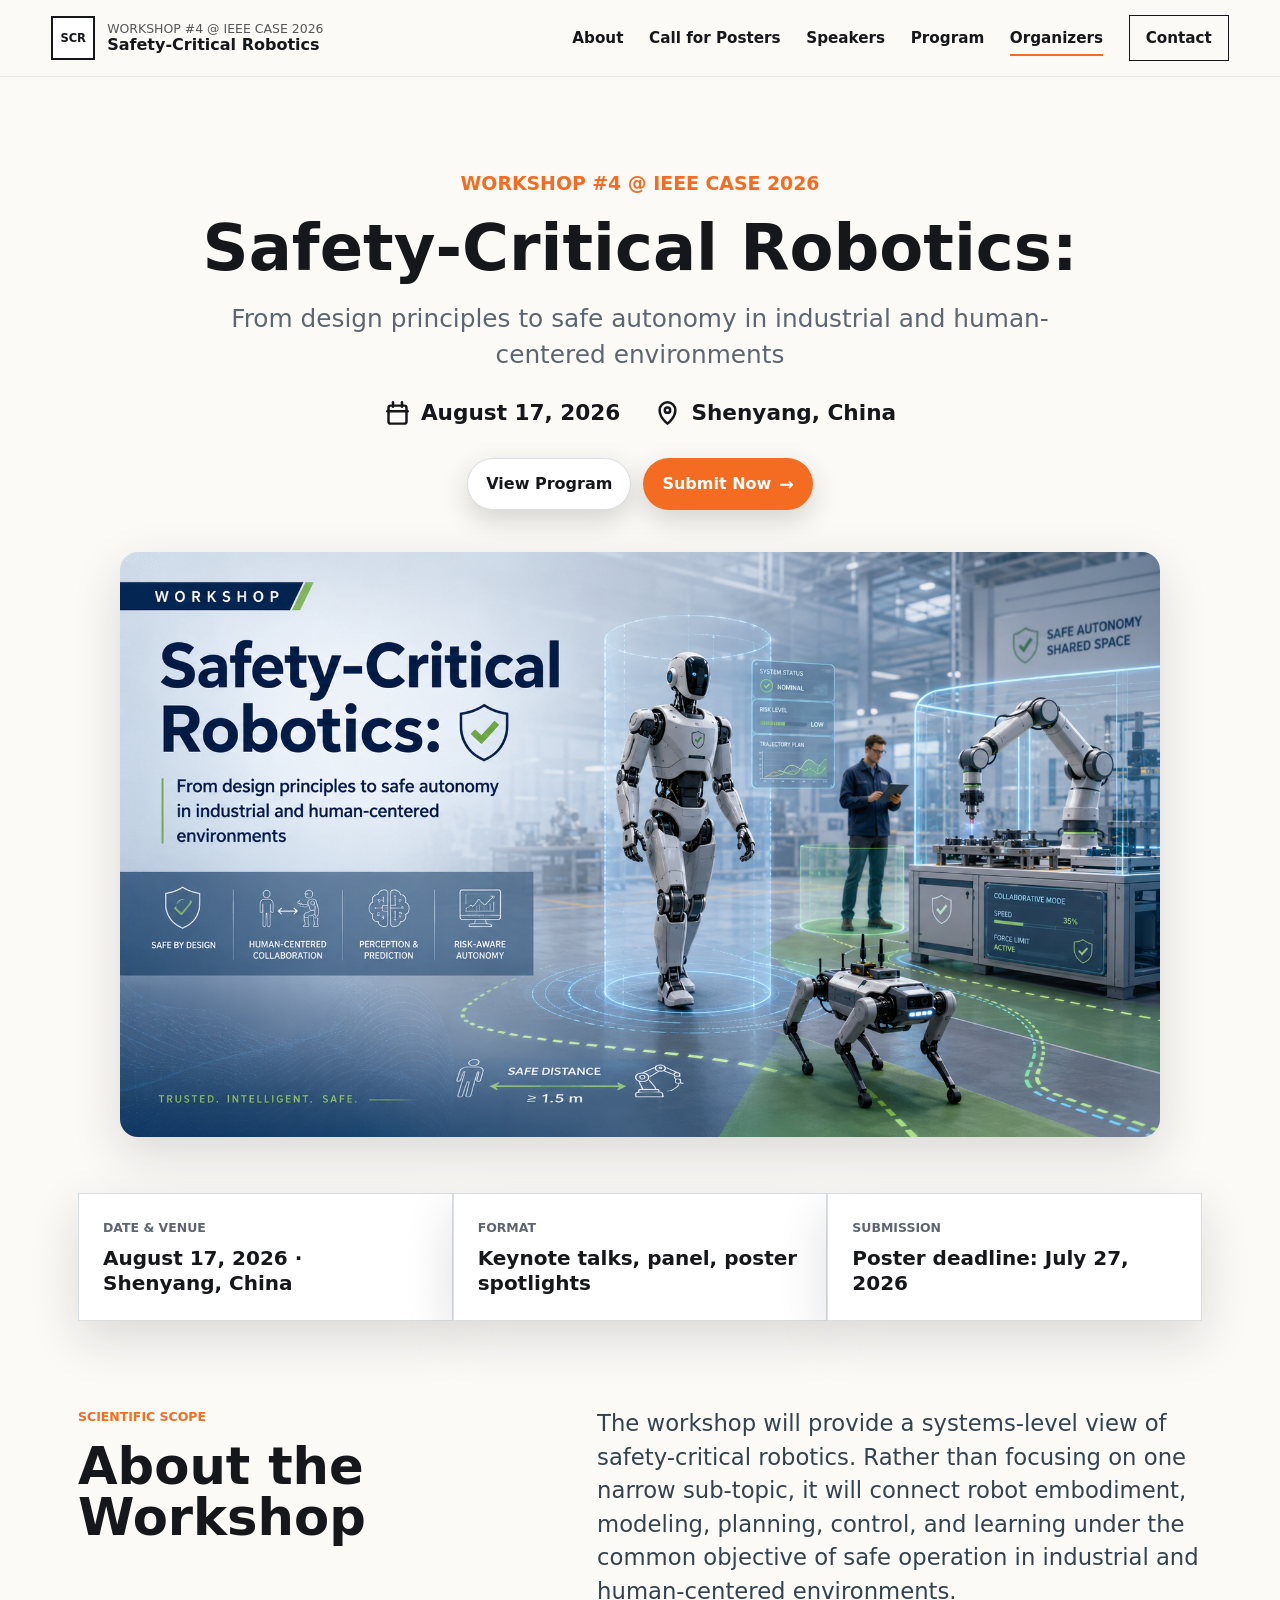
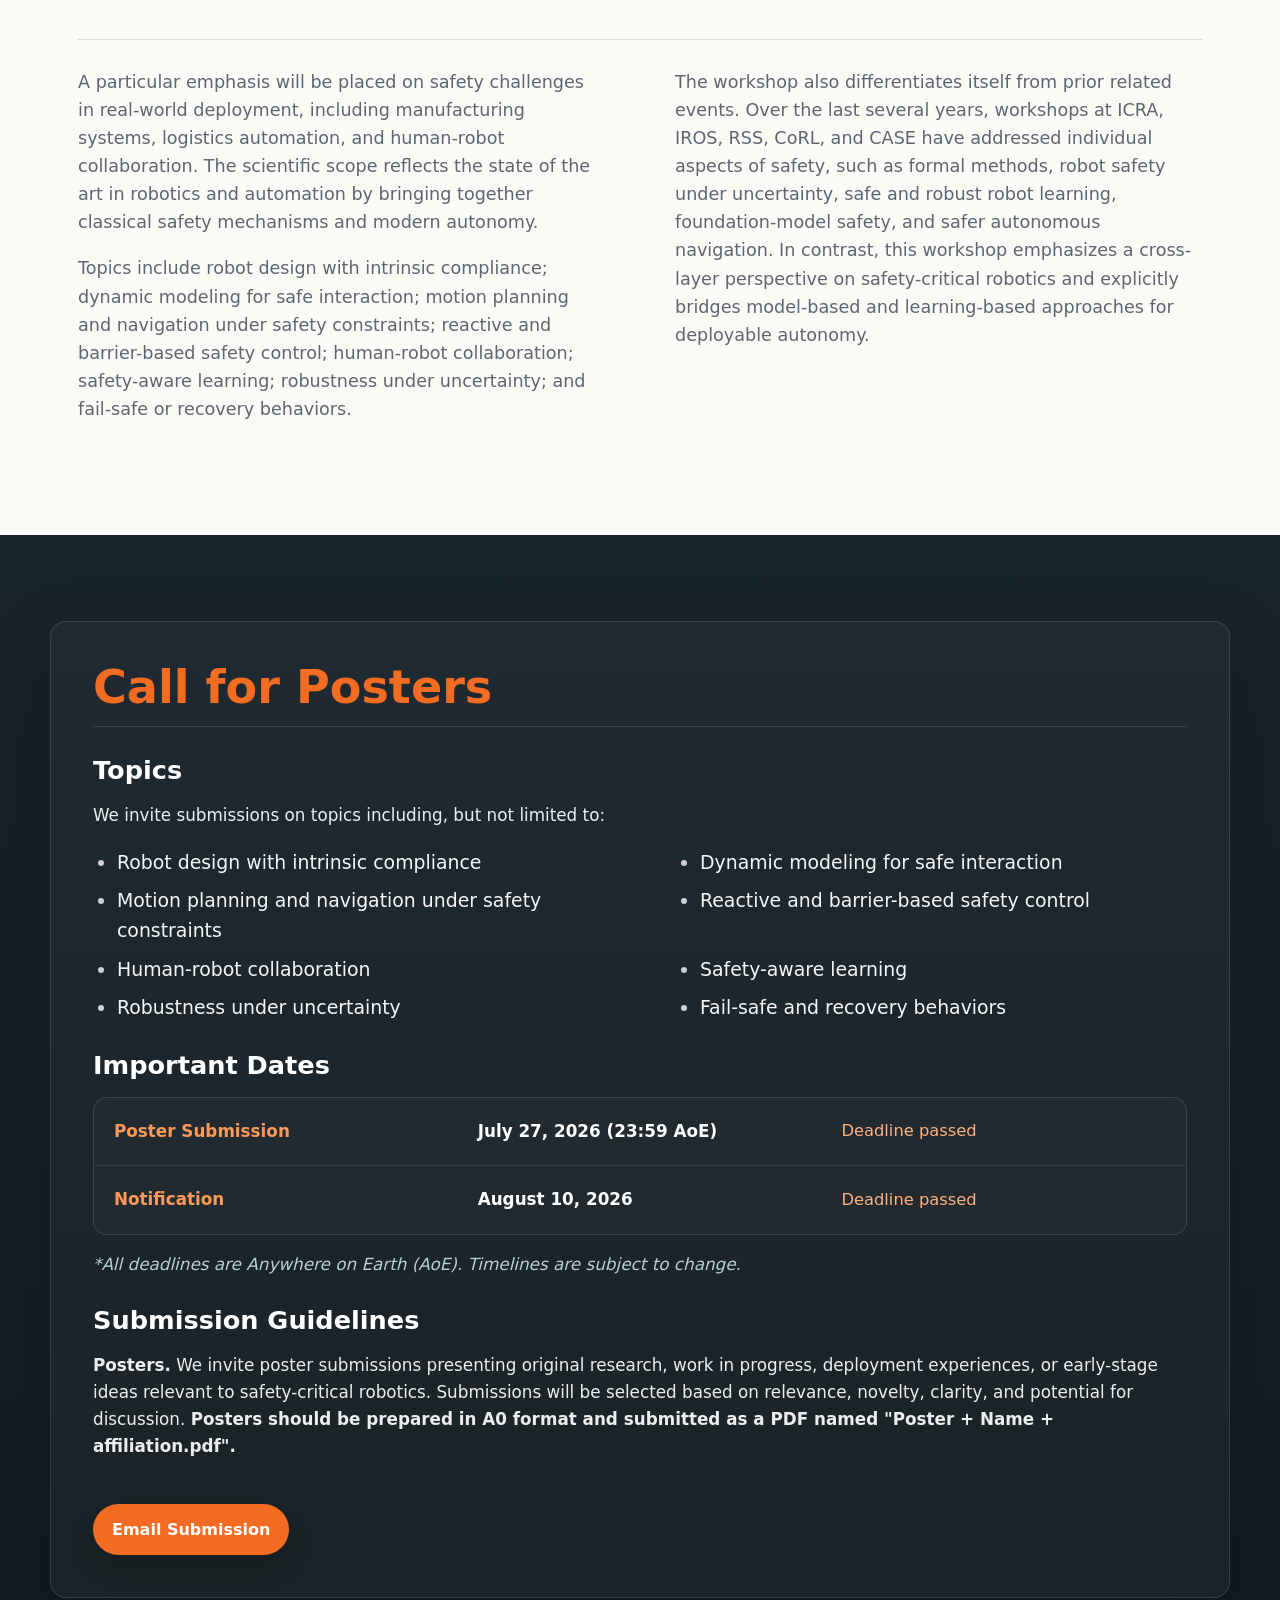
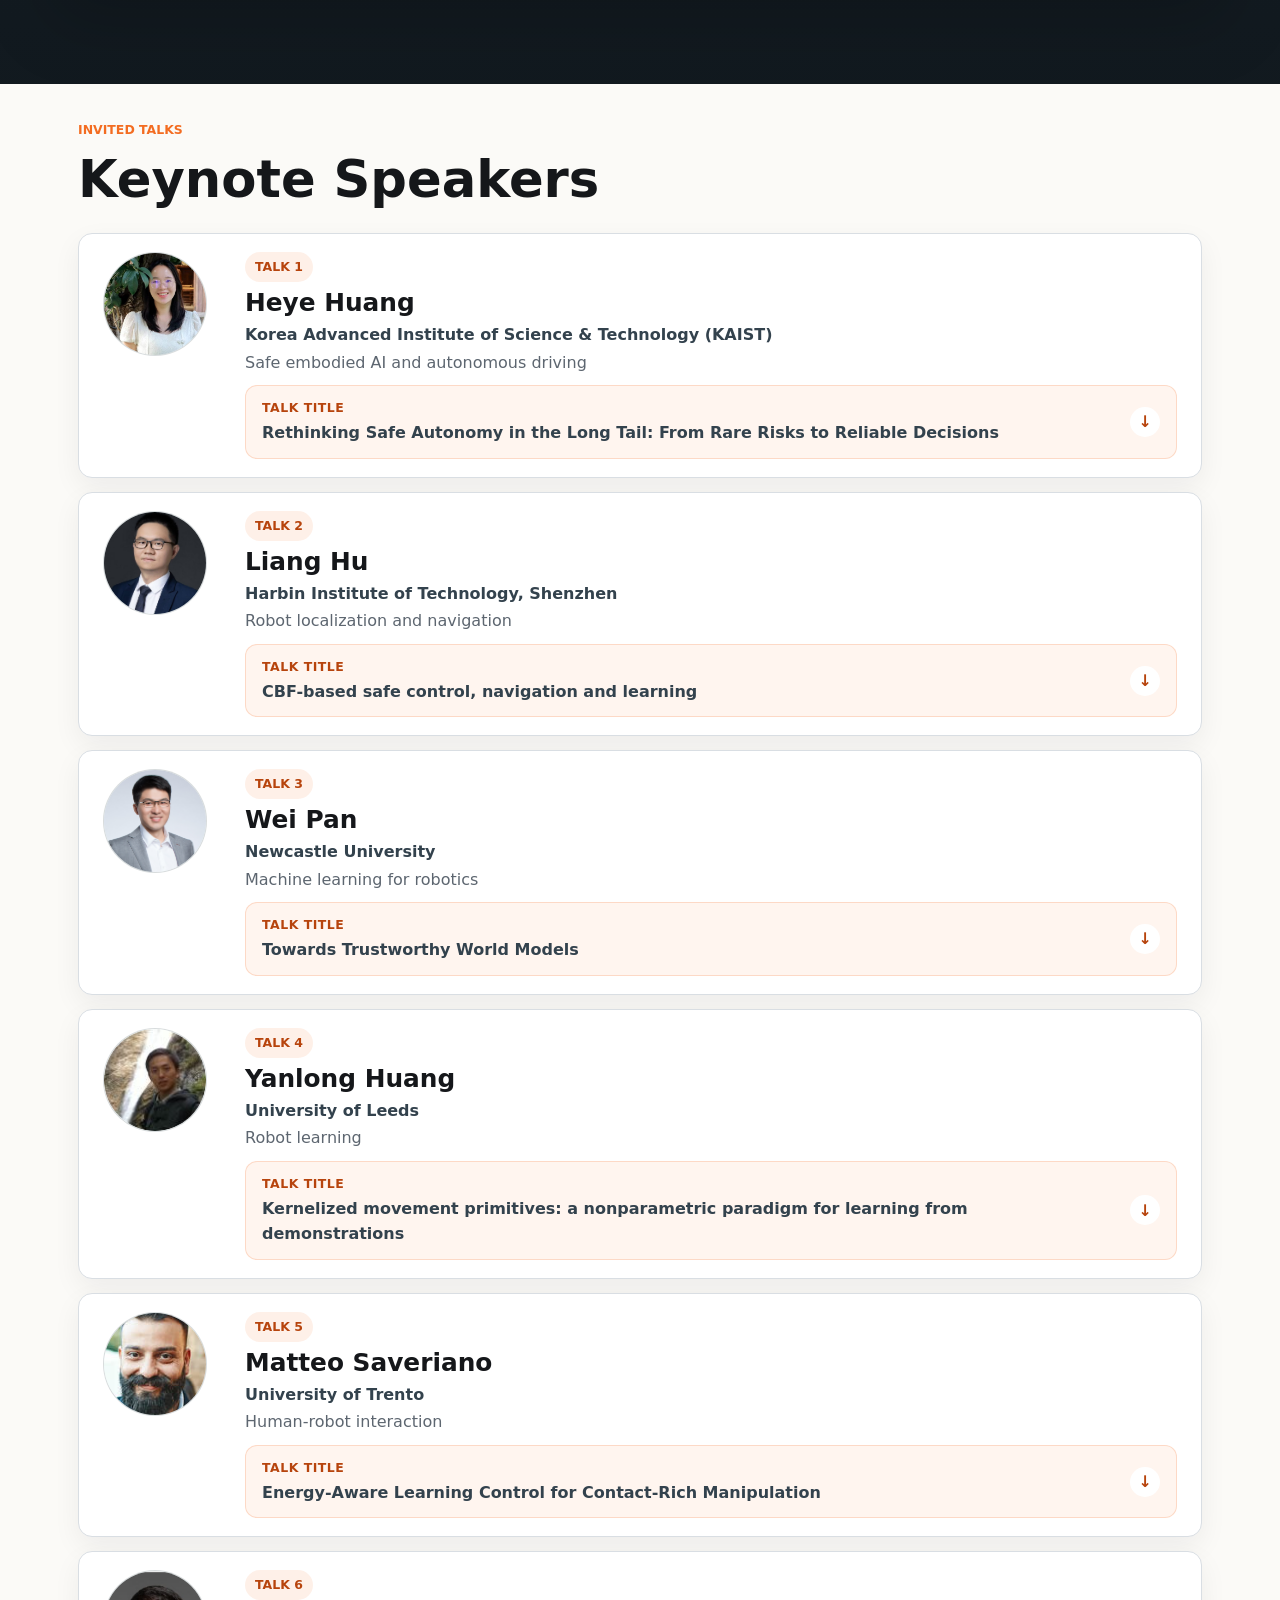
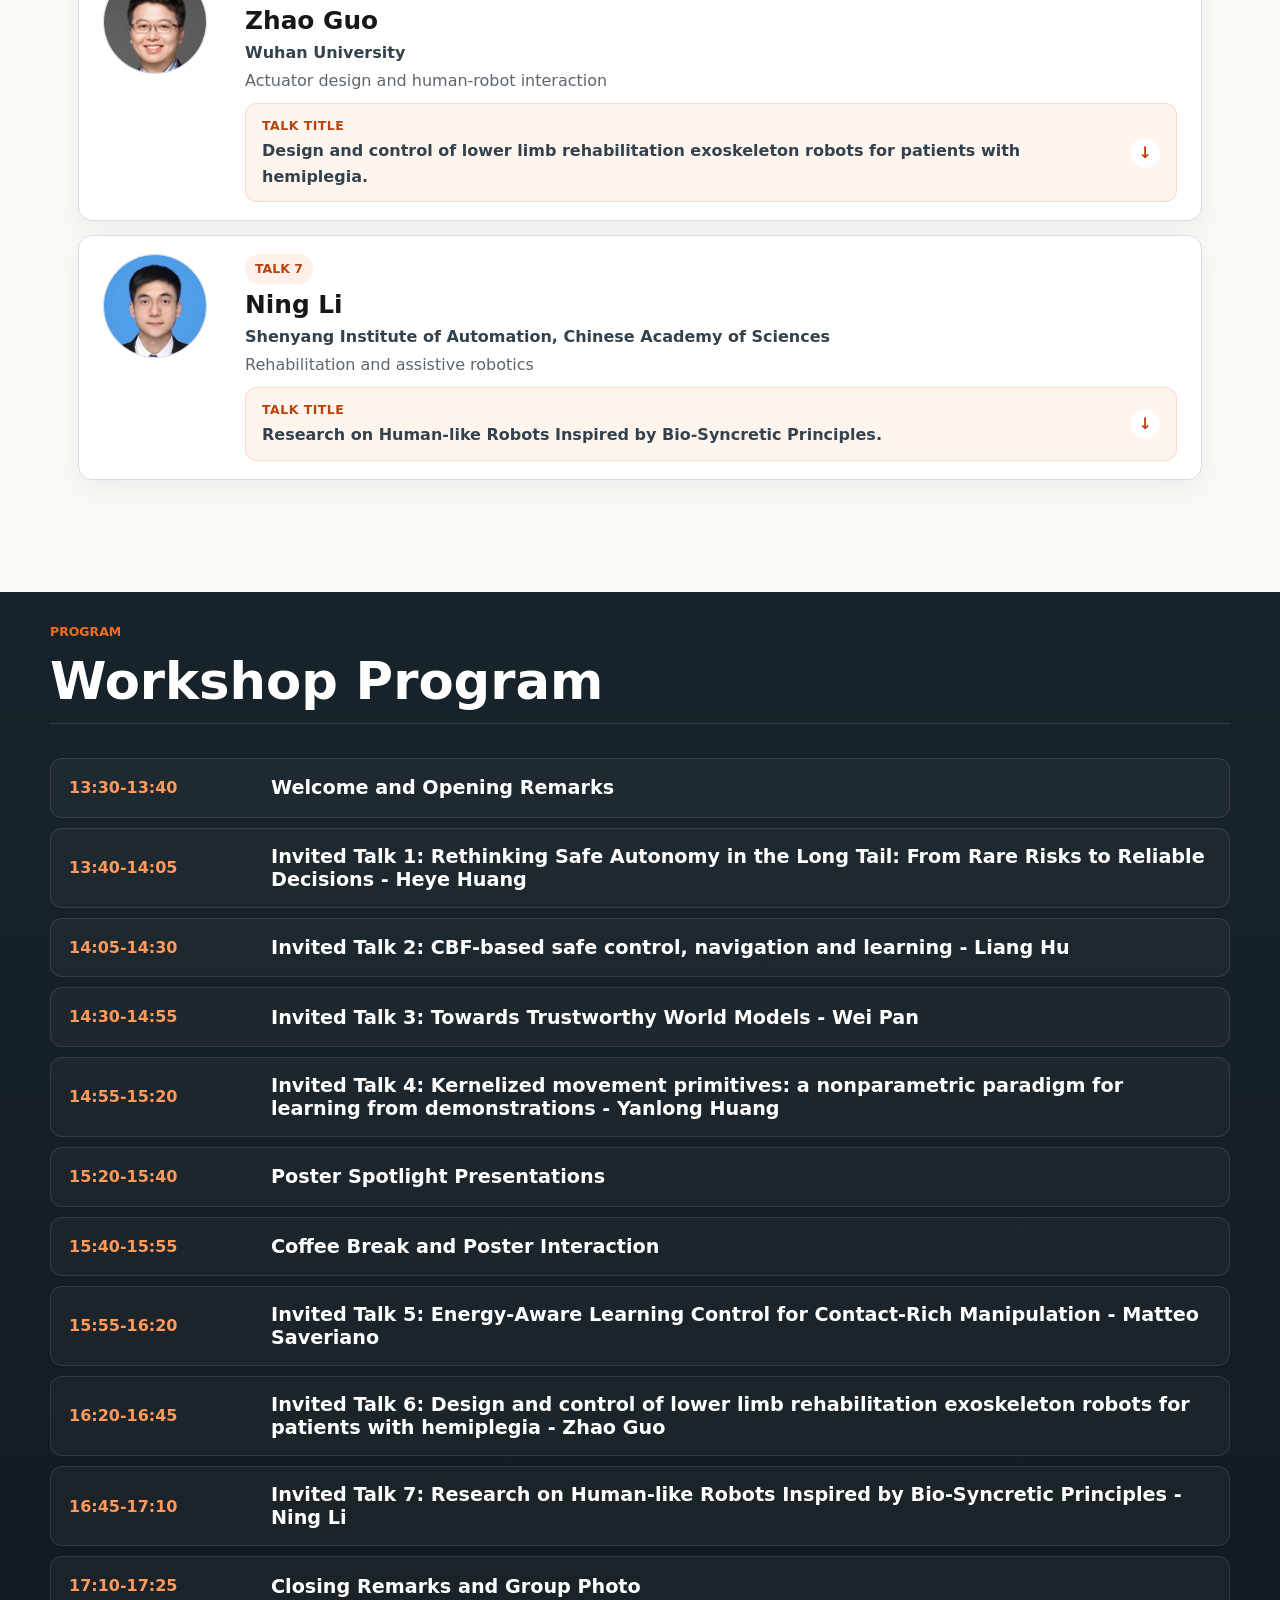
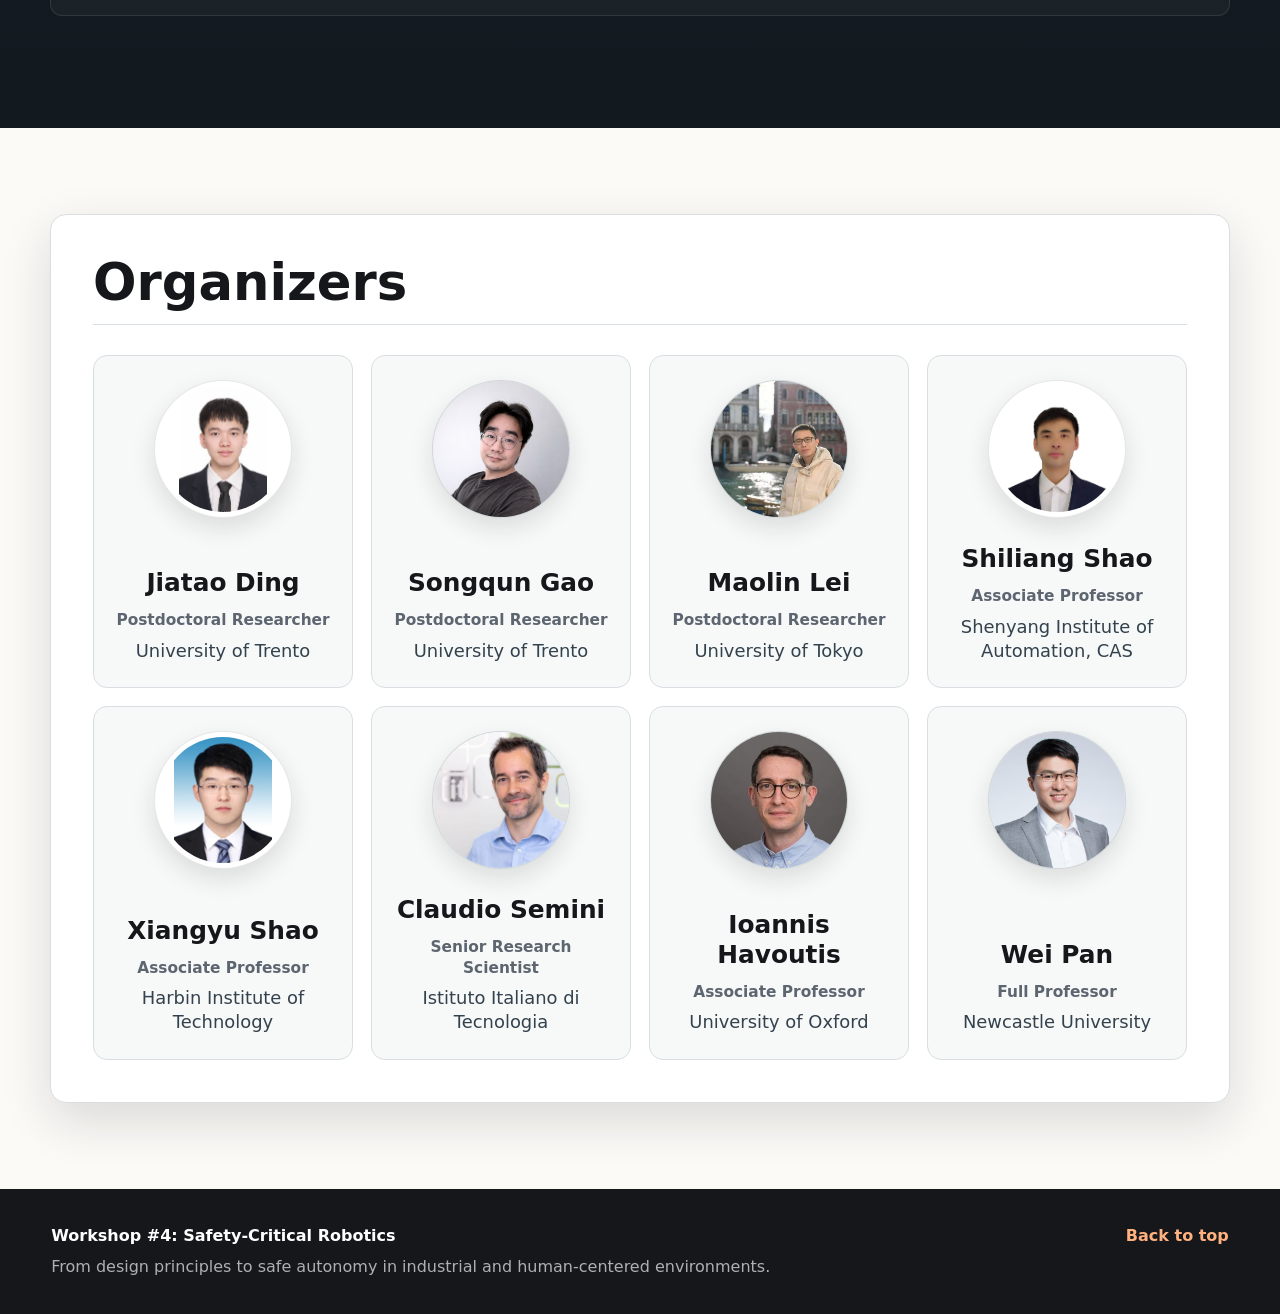
<file: index.html>
﻿<!doctype html>
<html lang="en">
  <head>
    <meta charset="utf-8" />
    <meta name="viewport" content="width=device-width, initial-scale=1" />
    <meta
      name="description"
      content="Workshop #4: Safety-Critical Robotics - From Design Principles to Safe Autonomy in Industrial and Human-Centered Environments."
    />
    <title>Workshop #4 @ IEEE CASE 2026 | Safety-Critical Robotics</title>
    <link rel="stylesheet" href="styles.css?v=20260612-1" />
  </head>
  <body>
    <header class="site-header" data-header>
      <a class="brand" href="#top" aria-label="Safety-Critical Robotics home">
        <span class="brand-mark" aria-hidden="true">SCR</span>
        <span class="brand-text">
          <span>Workshop #4 @ IEEE CASE 2026</span>
          <strong>Safety-Critical Robotics</strong>
        </span>
      </a>

      <button class="nav-toggle" type="button" aria-expanded="false" aria-controls="site-nav">
        <span class="sr-only">Open navigation</span>
        <span aria-hidden="true"></span>
        <span aria-hidden="true"></span>
        <span aria-hidden="true"></span>
      </button>

      <nav class="site-nav" id="site-nav" aria-label="Primary navigation">
        <a href="#scope">About</a>
        <a href="#cfp">Call for Posters</a>
        <a href="#speakers">Speakers</a>
        <a href="#program">Program</a>
        <a href="#organizers">Organizers</a>
        <a class="nav-cta" href="mailto:jiatao.ding@unitn.it?subject=Safety-Critical%20Robotics%20Workshop">Contact</a>
      </nav>
    </header>

    <main id="top">
      <section class="hero" aria-labelledby="hero-title">
        <div class="hero-content">
          <p class="eyebrow">Workshop #4 @ IEEE CASE 2026</p>
          <h1 id="hero-title">Safety-Critical Robotics: </h1>
          <p class="hero-copy">
            From design principles to safe autonomy in industrial and human-centered
            environments
          </p>
          <div class="hero-meta" aria-label="Workshop date and location">
            <span class="hero-meta-item">
              <svg viewBox="0 0 24 24" aria-hidden="true">
                <path d="M8 2v4" />
                <path d="M16 2v4" />
                <path d="M3 10h18" />
                <rect x="4" y="5" width="16" height="16" rx="2" />
              </svg>
              August 17, 2026
            </span>
            <span class="hero-meta-item">
              <svg viewBox="0 0 24 24" aria-hidden="true">
                <path d="M12 21s7-5.2 7-12a7 7 0 0 0-14 0c0 6.8 7 12 7 12z" />
                <circle cx="12" cy="9" r="2.4" />
              </svg>
              Shenyang, China
            </span>
          </div>
          <div class="hero-actions" aria-label="Workshop actions">
            <a class="button secondary" href="#program">View Program</a>
            <a class="button primary" href="mailto:workshopsubmit@outlook.com?subject=Poster%20Submission%20-%20Safety-Critical%20Robotics">Submit Now <span class="button-arrow" aria-hidden="true">&rarr;</span></a>
          </div>
        </div>
        <img
          class="hero-image"
          src="assets/safety-critical-robotics-hero.png"
          alt="Collaborative robot and human operator in a safety-aware industrial robotics lab"
        />
      </section>

      <section class="quick-facts" aria-label="Workshop quick facts">
        <div>
          <span>Date &amp; Venue</span>
          <strong>August 17, 2026 · Shenyang, China</strong>
        </div>
        <div>
          <span>Format</span>
          <strong>Keynote talks, panel, poster spotlights</strong>
        </div>
        <div>
          <span>Submission</span>
          <strong>Poster deadline: July 27, 2026</strong>
        </div>
      </section>

      <section class="section about-section" id="scope" aria-labelledby="scope-title">
        <div class="about-heading">
          <div class="about-title">
            <p class="eyebrow">Scientific Scope</p>
            <h2 id="scope-title">About the Workshop</h2>
          </div>
          <p class="about-lead">
            The workshop will provide a systems-level view of safety-critical robotics.
            Rather than focusing on one narrow sub-topic, it will connect robot
            embodiment, modeling, planning, control, and learning under the common
            objective of safe operation in industrial and human-centered environments.
          </p>
        </div>
        <div class="about-body">
          <p>
            A particular emphasis will be placed on safety challenges in real-world
            deployment, including manufacturing systems, logistics automation, and
            human-robot collaboration. The scientific scope reflects the state of the
            art in robotics and automation by bringing together classical safety
            mechanisms and modern autonomy.
          </p>
          <p>
            Topics include robot design with intrinsic compliance; dynamic modeling
            for safe interaction; motion planning and navigation under safety
            constraints; reactive and barrier-based safety control; human-robot
            collaboration; safety-aware learning; robustness under uncertainty; and
            fail-safe or recovery behaviors.
          </p>
          <p>
            The workshop also differentiates itself from prior related events. Over the
            last several years, workshops at ICRA, IROS, RSS, CoRL, and CASE have
            addressed individual aspects of safety, such as formal methods, robot
            safety under uncertainty, safe and robust robot learning, foundation-model
            safety, and safer autonomous navigation. In contrast, this workshop
            emphasizes a cross-layer perspective on safety-critical robotics and
            explicitly bridges model-based and learning-based approaches for deployable
            autonomy.
          </p>
        </div>
      </section>
      <section class="section call-for-papers" id="cfp" aria-labelledby="cfp-title">
        <div class="cfp-panel">
          <h2 id="cfp-title">Call for Posters</h2>

          <div class="cfp-block">
            <h3>Topics</h3>
            <p>We invite submissions on topics including, but not limited to:</p>
            <ul class="cfp-topic-list">
              <li>Robot design with intrinsic compliance</li>
              <li>Dynamic modeling for safe interaction</li>
              <li>Motion planning and navigation under safety constraints</li>
              <li>Reactive and barrier-based safety control</li>
              <li>Human-robot collaboration</li>
              <li>Safety-aware learning</li>
              <li>Robustness under uncertainty</li>
              <li>Fail-safe and recovery behaviors</li>
            </ul>
          </div>

          <div class="cfp-block">
            <h3>Important Dates</h3>
            <div class="deadline-table" aria-label="Important dates with countdown">
              <div class="deadline-row">
                <strong>Poster Submission</strong>
                <time datetime="2026-07-27T23:59:00-12:00">July 27, 2026 (23:59 AoE)</time>
                <span class="countdown" data-deadline="2026-07-27T23:59:00-12:00">Calculating...</span>
              </div>
              <div class="deadline-row">
                <strong>Notification</strong>
                <time datetime="2026-08-10T23:59:00-12:00">August 10, 2026</time>
                <span class="countdown" data-deadline="2026-08-10T23:59:00-12:00">Calculating...</span>
              </div>
            </div>
            <p class="date-note">*All deadlines are Anywhere on Earth (AoE). Timelines are subject to change.</p>
          </div>

          <div class="cfp-block">
            <h3>Submission Guidelines</h3>
            <p><strong>Posters.</strong> We invite poster submissions presenting original research, work in
                progress, deployment experiences, or early-stage ideas relevant to
                safety-critical robotics. Submissions will be selected based on
                relevance, novelty, clarity, and potential for discussion. <strong>Posters should be
                prepared in A0 format and submitted as a PDF named
                "Poster + Name + affiliation.pdf".</strong></p>
            <a class="button primary cfp-submit" href="mailto:workshopsubmit@outlook.com?subject=Poster%20Submission%20-%20Safety-Critical%20Robotics">
              Email Submission
            </a>
          </div>
        </div>
      </section>
<!-- <section class="section layer-band" aria-labelledby="layers-title">
        <div class="section-heading">
          <p class="eyebrow">Safety Stack</p>
          <h2 id="layers-title">Design principles to autonomous behavior</h2>
        </div>
        <div class="layer-grid">
          <article>
            <span>01</span>
            <h3>Embodiment</h3>
            <p>Intrinsic compliance, actuation, sensing, and physical interaction design.</p>
          </article>
          <article>
            <span>02</span>
            <h3>Models</h3>
            <p>Dynamic models, uncertainty representations, and safe interaction reasoning.</p>
          </article>
          <article>
            <span>03</span>
            <h3>Planning</h3>
            <p>Navigation and manipulation under safety constraints and environmental risk.</p>
          </article>
          <article>
            <span>04</span>
            <h3>Control</h3>
            <p>Reactive, barrier-based, robust, and fail-safe control strategies.</p>
          </article>
          <article>
            <span>05</span>
            <h3>Learning</h3>
            <p>Safety-aware learning, adaptation, assurance, and deployment monitoring.</p>
          </article>
        </div>
      </section> -->

      <section class="section speakers-section" id="speakers" aria-labelledby="speakers-title">
        <div class="section-heading">
          <p class="eyebrow">Invited Talks</p>
          <h2 id="speakers-title">Keynote Speakers</h2>
        </div>
        <div class="speaker-grid">
          <article class="speaker-card">
            <img class="speaker-avatar" src="avatar_guest/heye-huang.jpg" alt="" width="104" height="104" />
            <span class="speaker-index">Talk 1</span>
            <h3><a href="https://huangheye.github.io/" target="_blank" rel="noopener">Heye Huang</a></h3>
            <p class="speaker-affiliation">Korea Advanced Institute of Science & Technology (KAIST)</p>
            <p>Safe embodied AI and autonomous driving</p>
            <button class="speaker-title-toggle" type="button" aria-expanded="false" aria-controls="talk-detail-1">
              <span><strong>Talk Title</strong><em>Rethinking Safe Autonomy in the Long Tail: From Rare Risks to Reliable Decisions</em></span>
              <span class="speaker-title-arrow" aria-hidden="true">↓</span>
            </button>
            <div class="speaker-detail" id="talk-detail-1" hidden>
              <h4>Talk details</h4>
              <p>Autonomous systems operating in real-world open environments face a persistent long-tail safety challenge: rare but high-risk scenarios are difficult to anticipate, underrepresented in standard datasets, and often require reasoning beyond pattern recognition. This talk rethinks safe autonomy from the perspective of rare risks and reliable decisions. It presents a unified framework that connects long-tail high-risk scenario data, prior risk knowledge, multimodal semantic understanding, and large language model reasoning to support risk-aware autonomous decision-making in complex traffic environments. By constructing knowledge-augmented risk representations and integrating them with LLM-based reasoning, the framework enables autonomous systems to assess risk sources, understand interaction context, and generate interpretable decisions in rare, extreme, and interaction-intensive scenarios. Ultimately, this work aims to provide new insights into how high-risk data and generative AI can jointly support trustworthy autonomous driving in complex open environments.</p>
            </div>
          </article>
          <article class="speaker-card">
            <img class="speaker-avatar" src="avatar_guest/liang-hu-cropped.jpg" alt="" width="104" height="104" />
            <span class="speaker-index">Talk 2</span>
            <h3><a href="https://scholar.google.com/citations?user=hUhUGfYAAAAJ&hl=en" target="_blank" rel="noopener">Liang Hu</a></h3>
            <p class="speaker-affiliation">Harbin Institute of Technology, Shenzhen</p>
            <p>Robot localization and navigation</p>
            <button class="speaker-title-toggle" type="button" aria-expanded="false" aria-controls="talk-detail-2">
              <span><strong>Talk Title</strong><em>CBF-based safe control, navigation and learning</em></span>
              <span class="speaker-title-arrow" aria-hidden="true">↓</span>
            </button>
            <div class="speaker-detail" id="talk-detail-2" hidden>
              <h4>Talk details</h4>
              <p>Control Barrier Functions (CBFs) provide a principled framework for enforcing safety in robotic systems. However, safety requirements may conflict with task performance and input limitations, causing infeasibility or conservative behavior, while learned safety knowledge is often tied to a specific task. This talk presents a coherent progress in CBF-based safe control, navigation, and learning. A safety-first hierarchical quadratic programming framework is introduced to guarantee feasibility while prioritizing safety under multiple constraints, enabling reliable operation in complex environments. This principle is then extended to reinforcement learning through a certificated actor-critic method, where CBF-derived critics assess safety and guide policy improvement. Finally, transferable model-free safety filters are developed to learn perception-based CBFs from a single policy and reuse the acquired safety knowledge across different robotic tasks. Together, these works demonstrate how CBFs can support safe control, reliable navigation, and generalizable safety learning.</p>
            </div>
          </article>
          <article class="speaker-card">
            <img class="speaker-avatar" src="avatar_guest/wei-pan.jpeg" alt="" width="104" height="104" />
            <span class="speaker-index">Talk 3</span>
            <h3><a href="https://panweihit.github.io/" target="_blank" rel="noopener">Wei Pan</a></h3>
            <p class="speaker-affiliation">Newcastle University</p>
            <p>Machine learning for robotics</p>
            <button class="speaker-title-toggle" type="button" aria-expanded="false" aria-controls="talk-detail-3">
              <span><strong>Talk Title</strong><em>Towards Trustworthy World Models</em></span>
              <span class="speaker-title-arrow" aria-hidden="true">↓</span>
            </button>
            <div class="speaker-detail" id="talk-detail-3" hidden>
              <h4>Talk details</h4>
              <p>If robots are going to work outside the lab, the models they rely on to predict and control have to be trustworthy: reliable enough that a failure doesn't hurt anyone, cheap enough to train, general enough to reuse across different robots, and able to run alongside the hardware and controllers people already have. I'll argue that a model earns that trust by building in the physics we already know rather than hoping it emerges from data, and by putting honest bounds on whatever it can't capture.</p>
              <p>The talk moves through three stages: modelling, control, and safety. Modelling starts with Bayesian system identification for nonlinear and switched systems, and diffusion models for the residual forces that simpler models leave out. Control covers adaptive schemes that keep working when the dynamics change suddenly, and a Koopman method that lets one policy transfer across many robot configurations on a fraction of the training data previous methods need. Safety brings in world models built for real deployment, including a vehicle-dynamics-embedded model and a decoder-free one, together with conformal prediction as a way to attach honest confidence bounds to what the model predicts. A single idea connects the three stages: model the part of the physics you know, and deal explicitly with the part you don't, whether that's the residual forces a controller must absorb or the uncertainty a world model must bound. Results run across drones, manipulators, quadrupeds, and vehicles, and return to the same rules throughout: build the physics in, don't cut corners on reliability, make every real trial count, and work with the systems already in place.</p>
            </div>
          </article>
          <article class="speaker-card">
            <img class="speaker-avatar" src="avatar_guest/yanlong-huang.png" alt="" width="104" height="104" />
            <span class="speaker-index">Talk 4</span>
            <h3><a href="https://eps.leeds.ac.uk/computing/staff/8178/dr-yanlong-huang" target="_blank" rel="noopener">Yanlong Huang</a></h3>
            <p class="speaker-affiliation">University of Leeds</p>
            <p>Robot learning</p>
            <button class="speaker-title-toggle" type="button" aria-expanded="false" aria-controls="talk-detail-4">
              <span><strong>Talk Title</strong><em>Kernelized movement primitives: a nonparametric paradigm for learning from demonstrations</em></span>
              <span class="speaker-title-arrow" aria-hidden="true">↓</span>
            </button>
            <div class="speaker-detail" id="talk-detail-4" hidden>
              <h4>Talk details</h4>
              <p>In the community of robot learning, learning from demonstrations (LfD) has been studied widely due to its convenient solution for transferring human skills to robots. A myriad of applications of LfD were reported in previous literature, e.g., robot manipulation and human-robot collaboration. In this talk, I will discuss a nonparametric imitation learning framework kernelized movement primitives (KMP), which can address several crucial issues such as learning multiple demonstrations, reproduction and adaptation, and learning trajectories associated with high-dimensional inputs. Later, I will show some extensions of KMP, including the learning of robot orientations and stiffness matrices, uncertainty-aware human-robot interactions, stable and constrained learning, as well as fast adaptation and closed-loop learning for KMP.</p>
            </div>
          </article>
          <article class="speaker-card">
            <img class="speaker-avatar" src="avatar_guest/matteo-saveriano.jpg" alt="" width="104" height="104" />
            <span class="speaker-index">Talk 5</span>
            <h3><a href="https://matteosaveriano.weebly.com/" target="_blank" rel="noopener">Matteo Saveriano</a></h3>
            <p class="speaker-affiliation">University of Trento</p>
            <p>Human-robot interaction</p>
            <button class="speaker-title-toggle" type="button" aria-expanded="false" aria-controls="talk-detail-5">
              <span><strong>Talk Title</strong><em>Energy-Aware Learning Control for Contact-Rich Manipulation</em></span>
              <span class="speaker-title-arrow" aria-hidden="true">↓</span>
            </button>
            <div class="speaker-detail" id="talk-detail-5" hidden>
              <h4>Talk details</h4>
              <p>Robotic manipulation requires sophisticated control policies and precise regulation of the forces exchanged with the environment. While learning-based methods have demonstrated remarkable capabilities in acquiring complex manipulation skills, they still lack formal guarantees of safety and stability during both learning and execution. In this talk, I will present recent advances in stability- and passivity-based learning and control, and illustrate their application to contact-rich robotic manipulation and learning on manifold-valued data.</p>
            </div>
          </article>
          <article class="speaker-card">
            <img class="speaker-avatar speaker-avatar-zhao" src="avatar_guest/zhao-guo-cropped.jpg" alt="" width="104" height="104" />
            <span class="speaker-index">Talk 6</span>
            <h3><a href="https://scholar.google.com/citations?user=P49ZTTsAAAAJ&hl=en" target="_blank" rel="noopener">Zhao Guo</a></h3>
            <p class="speaker-affiliation">Wuhan University</p>
            <p>Actuator design and human-robot interaction</p>
            <button class="speaker-title-toggle" type="button" aria-expanded="false" aria-controls="talk-detail-6">
              <span><strong>Talk Title</strong><em>Design and control of lower limb rehabilitation exoskeleton robots for patients with hemiplegia.</em></span>
              <span class="speaker-title-arrow" aria-hidden="true">↓</span>
            </button>
            <div class="speaker-detail" id="talk-detail-6" hidden>
              <h4>Talk details</h4>
              <p>The current rehabilitation robot still lacks accurate diagnosis and personalized rehabilitation strategies, resulting in poor rehabilitation training effects and difficulties in application. This report introduces the research and exploration of our team in rehabilitation exoskeleton robot, including the design of lower limb exoskeleton robots, multimodal perception and intelligent evaluation of human motion intention, and research on robot personalized rehabilitation and adaptive control technology to solve the key technical bottlenecks in the clinical application of lower limb rehabilitation robots.</p>
            </div>
          </article>
          <article class="speaker-card">
            <img class="speaker-avatar speaker-avatar-ning" src="avatar_guest/ning-li-cropped.jpg" alt="" width="104" height="104" />
            <span class="speaker-index">Talk 7</span>
            <h3><a href="https://scholar.google.com/citations?user=vqOQ6WcAAAAJ&hl=en" target="_blank" rel="noopener">Ning Li</a></h3>
            <p class="speaker-affiliation">Shenyang Institute of Automation, Chinese Academy of Sciences</p>
            <p>Rehabilitation and assistive robotics</p>
            <button class="speaker-title-toggle" type="button" aria-expanded="false" aria-controls="talk-detail-7">
              <span><strong>Talk Title</strong><em>Research on Human-like Robots Inspired by Bio-Syncretic Principles.</em></span>
              <span class="speaker-title-arrow" aria-hidden="true">↓</span>
            </button>
            <div class="speaker-detail" id="talk-detail-7" hidden>
              <h4>Talk details</h4>
              <p>Human-like robotic systems, such as humanoid robots and exoskeletons, represent an important form of extending and augmenting human motor capabilities. They are gradually moving beyond human–robot interaction and assistive applications toward broader scenarios in civil services, industrial operations, medical rehabilitation, and military applications, with the potential to become the “next organ” of the human body. However, although these systems are structurally and functionally related to the human body, most existing studies still follow conventional robotic design paradigms. They have not yet established actuation, perception, and control mechanisms that are deeply matched with the human neuromuscular system, making it difficult to achieve natural, efficient, and compliant human–robot coordination. This talk will focus on robotic systems based on life-like mechanisms, with an emphasis on recent progress in human-like robotic systems inspired by population-distributed neuromuscular motor mechanisms. From a cross-scale perspective spanning both macro- and micro-level motion principles, the talk will introduce the modeling of muscle-fiber-like actuation, the design of human-compatible artificial muscle actuation units and their clustered architectures, and human–robot collaborative control methods based on population recruitment effects. These studies preliminarily reveal the intrinsic mechanism by which the human motor system achieves demand-driven activation and precise regulation, while also exploring a technical pathway for human-like robotic systems to evolve from “mechanical assistive devices” toward “bio-integrated systems.” This research represents an interdisciplinary effort at the intersection of human biomechanics, neuromuscular control, and robotics. It is expected to provide theoretical support and key technical foundations for the future transition of human-like robotic systems from external mechanical assistance to embodied integration with the human body.</p>
            </div>
          </article>
        </div>
      </section>

      <section class="section program-section" id="program" aria-labelledby="program-title">
        <div class="section-heading">
          <p class="eyebrow">Program</p>
          <h2 id="program-title">Workshop Program</h2>
        </div>
        <div class="timeline">
          <article>
            <time>13:30-13:40</time>
            <div>
              <h3>Welcome and Opening Remarks</h3>
            </div>
          </article>
          <article>
            <time>13:40-14:05</time>
            <div>
              <h3>Invited Talk 1: Rethinking Safe Autonomy in the Long Tail: From Rare Risks to Reliable Decisions - Heye Huang</h3>
            </div>
          </article>
          <article>
            <time>14:05-14:30</time>
            <div>
              <h3>Invited Talk 2: CBF-based safe control, navigation and learning - Liang Hu</h3>
            </div>
          </article>
          <article>
            <time>14:30-14:55</time>
            <div>
              <h3>Invited Talk 3: Towards Trustworthy World Models - Wei Pan</h3>
            </div>
          </article>
          <article>
            <time>14:55-15:20</time>
            <div>
              <h3>Invited Talk 4: Kernelized movement primitives: a nonparametric paradigm for learning from demonstrations - Yanlong Huang</h3>
            </div>
          </article>
          <article>
            <time>15:20-15:40</time>
            <div>
              <h3>Poster Spotlight Presentations</h3>
            </div>
          </article>
          <article>
            <time>15:40-15:55</time>
            <div>
              <h3>Coffee Break and Poster Interaction</h3>
            </div>
          </article>
          <article>
            <time>15:55-16:20</time>
            <div>
              <h3>Invited Talk 5: Energy-Aware Learning Control for Contact-Rich Manipulation - Matteo Saveriano</h3>
            </div>
          </article>
          <article>
            <time>16:20-16:45</time>
            <div>
              <h3>Invited Talk 6: Design and control of lower limb rehabilitation exoskeleton robots for patients with hemiplegia - Zhao Guo</h3>
            </div>
          </article>
          <article>
            <time>16:45-17:10</time>
            <div>
              <h3>Invited Talk 7: Research on Human-like Robots Inspired by Bio-Syncretic Principles - Ning Li</h3>
            </div>
          </article>
          <article>
            <time>17:10-17:25</time>
            <div>
              <h3>Closing Remarks and Group Photo</h3>
            </div>
          </article>
        </div>
      </section>



      <section class="section organizers-section" id="organizers" aria-labelledby="organizers-title">
        <div class="organizers-panel">
          <div class="section-heading">
            <h2 id="organizers-title">Organizers</h2>
          </div>
          <div class="organizer-grid">
            <a class="organizer-card" href="https://idra.unitn.it/author/jiatao-ding/" target="_blank" rel="noopener" aria-label="Jiatao Ding profile">
              <img class="organizer-avatar avatar-contain" src="avatars/jiatao%20ding.jpg" alt="" />
              <h3>Jiatao Ding</h3>
              <p class="organizer-role">Postdoctoral Researcher</p>
              <p>University of Trento</p>
            </a>
            <a class="organizer-card" href="https://swongao.github.io/" target="_blank" rel="noopener" aria-label="Songqun Gao profile">
              <img class="organizer-avatar" src="avatars/songqun%20gao.png" alt="" />
              <h3>Songqun Gao</h3>
              <p class="organizer-role">Postdoctoral Researcher</p>
              <p>University of Trento</p>
            </a>
            <a class="organizer-card" href="https://www.dragon.t.u-tokyo.ac.jp/team/" target="_blank" rel="noopener" aria-label="Maolin Lei profile">
              <img class="organizer-avatar" src="avatars/maolin%20lei.png" alt="" />
              <h3>Maolin Lei</h3>
              <p class="organizer-role">Postdoctoral Researcher</p>
              <p>University of Tokyo</p>
            </a>
            <a class="organizer-card" href="https://people.ucas.ac.cn/~0073018" target="_blank" rel="noopener" aria-label="Shiliang Shao profile">
              <img class="organizer-avatar avatar-contain" src="avatars/shiliang%20shao.jpg" alt="" />
              <h3>Shiliang Shao</h3>
              <p class="organizer-role">Associate Professor</p>
              <p>Shenyang Institute of Automation, CAS</p>
            </a>
            <a class="organizer-card" href="https://aius.hit.edu.cn/Researchstaff/list.htm" target="_blank" rel="noopener" aria-label="Xiangyu Shao profile">
              <img class="organizer-avatar avatar-contain avatar-xiangyu" src="avatars/xiangyu%20shao.png" alt="" />
              <h3>Xiangyu Shao</h3>
              <p class="organizer-role">Associate Professor</p>
              <p>Harbin Institute of Technology</p>
            </a>
            <a class="organizer-card" href="https://www.iit.it/it/people-profile/-/people/claudio-semini" target="_blank" rel="noopener" aria-label="Claudio Semini profile">
              <img class="organizer-avatar" src="avatars/claudio%20semini.jpg" alt="" />
              <h3>Claudio Semini</h3>
              <p class="organizer-role">Senior Research Scientist</p>
              <p>Istituto Italiano di Tecnologia</p>
            </a>
            <a class="organizer-card" href="https://ori.ox.ac.uk/people/ioannis-havoutis" target="_blank" rel="noopener" aria-label="Ioannis Havoutis profile">
              <img class="organizer-avatar" src="avatars/Ioannis%20Havoutis.jpg" alt="" />
              <h3>Ioannis Havoutis</h3>
              <p class="organizer-role">Associate Professor</p>
              <p>University of Oxford</p>
            </a>
            <a class="organizer-card" href="https://panweihit.github.io/" target="_blank" rel="noopener" aria-label="Wei Pan profile">
              <img class="organizer-avatar" src="avatars/wei%20pan.jpeg" alt="" />
              <h3>Wei Pan</h3>
              <p class="organizer-role">Full Professor</p>
              <p>Newcastle University</p>
            </a>
          </div>
        </div>
      </section>
    </main>

    <footer class="site-footer">
      <div>
        <strong>Workshop #4: Safety-Critical Robotics</strong>
        <p>From design principles to safe autonomy in industrial and human-centered environments.</p>
      </div>
      <a href="#top">Back to top</a>
    </footer>

    <script src="main.js?v=20260612-1"></script>
  </body>
</html>
</file>
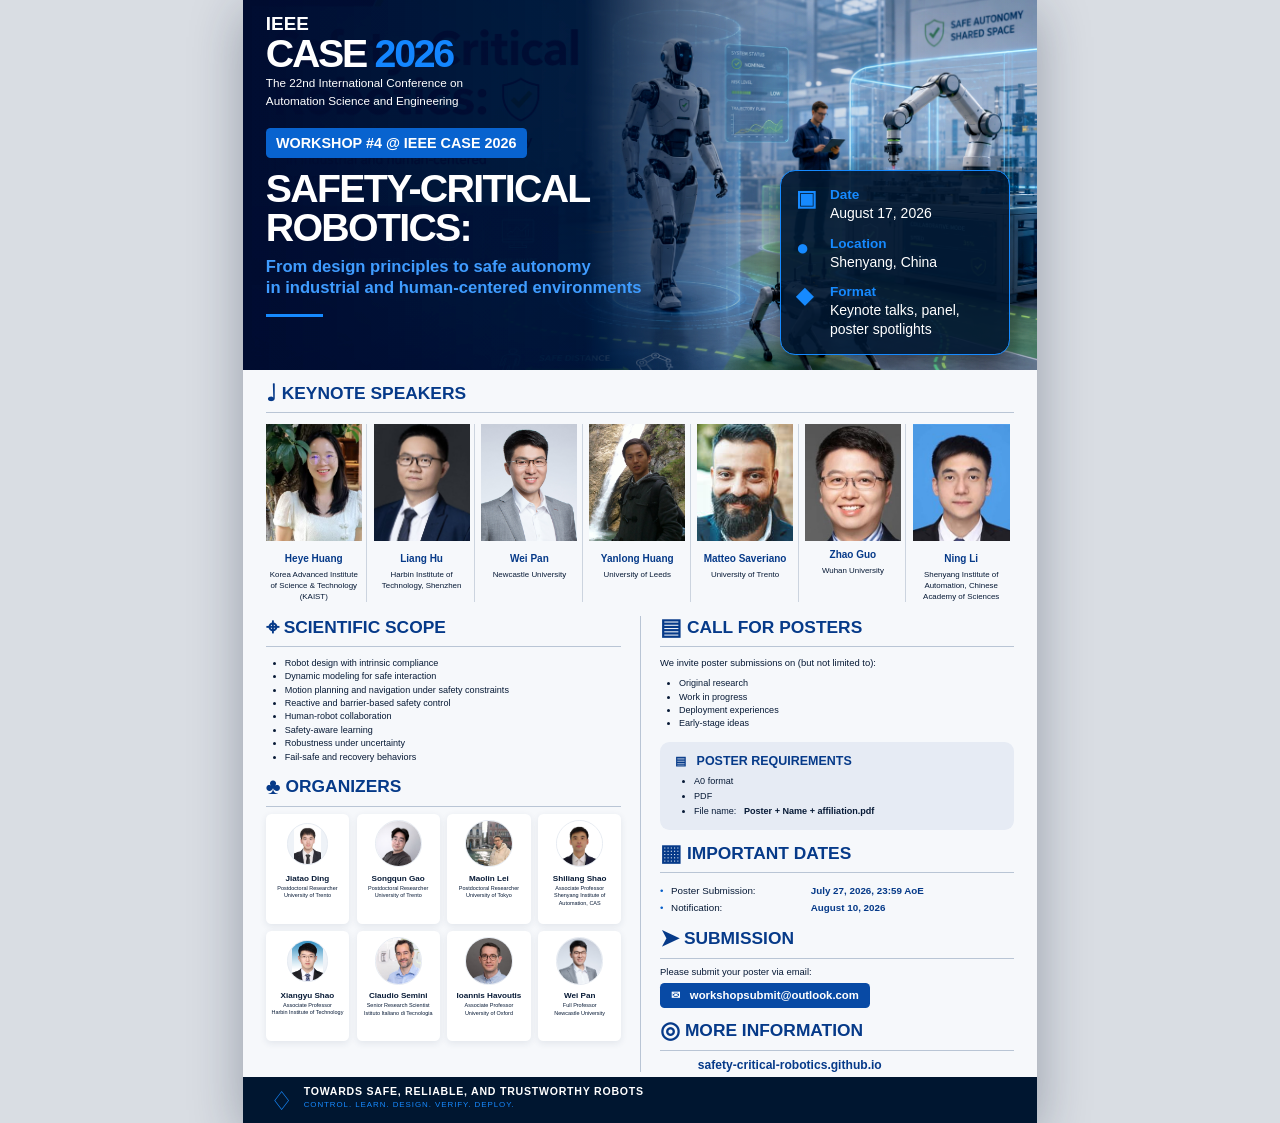
<file: poster.html>
<!doctype html>
<html lang="en">
<head>
  <meta charset="utf-8">
  <meta name="viewport" content="width=device-width,initial-scale=1">
  <meta name="description" content="IEEE CASE 2026 Workshop #4 - Safety-Critical Robotics poster">
  <title>Safety-Critical Robotics - IEEE CASE 2026</title>
  <link rel="stylesheet" href="poster.css">
  <link rel="stylesheet" href="poster-portraits.css">
</head>
<body>
  <main class="poster" aria-label="Safety-Critical Robotics workshop poster">
    <header class="hero">
      <div class="hero-art" aria-hidden="true"></div>
      <div class="hero-copy">
        <div class="case"><small>IEEE</small><strong>CASE <em>2026</em></strong><span>The 22nd International Conference on<br>Automation Science and Engineering</span></div>
        <p class="workshop">WORKSHOP #4 @ IEEE CASE 2026</p>
        <h1>SAFETY-CRITICAL<br>ROBOTICS:</h1>
        <p class="tagline">From design principles to safe autonomy<br>in industrial and human-centered environments</p>
      </div>
      <aside class="event-card">
        <div><b class="icon">▣</b><span><strong>Date</strong>August 17, 2026</span></div>
        <div><b class="icon">●</b><span><strong>Location</strong>Shenyang, China</span></div>
        <div><b class="icon">◆</b><span><strong>Format</strong>Keynote talks, panel,<br>poster spotlights</span></div>
      </aside>
    </header>

    <section class="speakers block">
      <h2><span>♩</span> KEYNOTE SPEAKERS</h2>
      <div class="speaker-grid">
        <article><img src="avatar_guest/heye-huang.jpg" alt="Heye Huang"><h3>Heye Huang</h3><p>Korea Advanced Institute of Science &amp; Technology (KAIST)</p></article>
        <article><img src="avatar_guest/liang-hu-cropped.jpg" alt="Liang Hu"><h3>Liang Hu</h3><p>Harbin Institute of Technology, Shenzhen</p></article>
        <article><img src="avatar_guest/wei-pan.jpeg" alt="Wei Pan"><h3>Wei Pan</h3><p>Newcastle University</p></article>
        <article><img class="speaker-photo-yanlong" src="avatar_guest/yanlong-huang2.png" alt="Yanlong Huang"><h3>Yanlong Huang</h3><p>University of Leeds</p></article>
        <article><img src="avatar_guest/matteo-saveriano.jpg" alt="Matteo Saveriano"><h3>Matteo Saveriano</h3><p>University of Trento</p></article>
        <article><div class="speaker-photo-frame speaker-photo-frame-zhao"><img src="avatar_guest/zhao-guo-cropped.jpg" alt="Zhao Guo"></div><h3>Zhao Guo</h3><p>Wuhan University</p></article>
        <article><img src="avatar_guest/ning-li-cropped.jpg" alt="Ning Li"><h3>Ning Li</h3><p>Shenyang Institute of Automation, Chinese Academy of Sciences</p></article>
      </div>
    </section>

    <div class="columns">
      <div class="left-column">
        <section class="block scope">
          <h2><span>⌖</span> SCIENTIFIC SCOPE</h2>
          <ul>
            <li>Robot design with intrinsic compliance</li><li>Dynamic modeling for safe interaction</li>
            <li>Motion planning and navigation under safety constraints</li><li>Reactive and barrier-based safety control</li>
            <li>Human-robot collaboration</li><li>Safety-aware learning</li>
            <li>Robustness under uncertainty</li><li>Fail-safe and recovery behaviors</li>
          </ul>
        </section>
        <section class="block organizers">
          <h2><span>♣</span> ORGANIZERS</h2>
          <div class="organizer-grid">
            <article><img class="organizer-photo-smaller organizer-photo-jiatao" src="avatars/jiatao%20ding.jpg" alt="Jiatao Ding"><h3>Jiatao Ding</h3><p>Postdoctoral Researcher<br>University of Trento</p></article>
            <article><img src="avatars/songqun%20gao.png" alt="Songqun Gao"><h3>Songqun Gao</h3><p>Postdoctoral Researcher<br>University of Trento</p></article>
            <article><img src="avatars/maolin%20lei.png" alt="Maolin Lei"><h3>Maolin Lei</h3><p>Postdoctoral Researcher<br>University of Tokyo</p></article>
            <article><img src="avatars/shiliang%20shao.jpg" alt="Shiliang Shao"><h3>Shiliang Shao</h3><p>Associate Professor<br>Shenyang Institute of Automation, CAS</p></article>
            <article><img class="organizer-photo-smaller organizer-photo-xiangyu" src="avatars/xiangyu%20shao.png" alt="Xiangyu Shao"><h3>Xiangyu Shao</h3><p>Associate Professor<br>Harbin Institute of Technology</p></article>
            <article><img src="avatars/claudio%20semini.jpg" alt="Claudio Semini"><h3>Claudio Semini</h3><p>Senior Research Scientist<br>Istituto Italiano di Tecnologia</p></article>
            <article><img src="avatars/Ioannis%20Havoutis.jpg" alt="Ioannis Havoutis"><h3>Ioannis Havoutis</h3><p>Associate Professor<br>University of Oxford</p></article>
            <article><img src="avatars/wei%20pan.jpeg" alt="Wei Pan"><h3>Wei Pan</h3><p>Full Professor<br>Newcastle University</p></article>
          </div>
        </section>
      </div>

      <div class="right-column">
        <section class="block call">
          <h2><span>▤</span> CALL FOR POSTERS</h2>
          <p>We invite poster submissions on (but not limited to):</p>
          <ul><li>Original research</li><li>Work in progress</li><li>Deployment experiences</li><li>Early-stage ideas</li></ul>
        </section>
        <section class="requirements">
          <h3>▤ &nbsp; POSTER REQUIREMENTS</h3>
          <ul><li>A0 format</li><li>PDF</li><li>File name: &nbsp; <strong>Poster + Name + affiliation.pdf</strong></li></ul>
        </section>
        <section class="block dates">
          <h2><span>▦</span> IMPORTANT DATES</h2>
          <dl><dt>Poster Submission:</dt><dd>July 27, 2026, 23:59 AoE</dd><dt>Notification:</dt><dd>August 10, 2026</dd></dl>
        </section>
        <section class="block submission">
          <h2><span>➤</span> SUBMISSION</h2>
          <p>Please submit your poster via email:</p>
          <a href="mailto:workshopsubmit@outlook.com">✉ &nbsp; workshopsubmit@outlook.com</a>
        </section>
        <section class="block more">
          <h2><span>◎</span> MORE INFORMATION</h2>
          <a href="https://safety-critical-robotics.github.io/">safety-critical-robotics.github.io</a>
        </section>
      </div>
    </div>

    <footer><span>♢</span><strong>TOWARDS SAFE, RELIABLE, AND TRUSTWORTHY ROBOTS</strong><small>CONTROL. LEARN. DESIGN. VERIFY. DEPLOY.</small></footer>
  </main>
</body>
</html>
</file>
<file: styles.css>
:root {
  --ink: #15171a;
  --muted: #5d6670;
  --line: #d9dee3;
  --paper: #fbfaf7;
  --white: #ffffff;
  --safety: #f36c21;
  --safety-dark: #b7440d;
  --teal: #008b8b;
  --green: #2f7d59;
  --steel: #33424d;
  --shadow: 0 18px 50px rgba(21, 23, 26, 0.14);
  --max: 1180px;
}

* {
  box-sizing: border-box;
}

html {
  scroll-behavior: smooth;
}

body {
  margin: 0;
  background: var(--paper);
  color: var(--ink);
  font-family:
    Inter, ui-sans-serif, system-ui, -apple-system, BlinkMacSystemFont, "Segoe UI",
    sans-serif;
  line-height: 1.6;
}

body.nav-open {
  overflow: hidden;
}

a {
  color: inherit;
  text-decoration: none;
}

img {
  display: block;
  max-width: 100%;
}

.sr-only {
  position: absolute;
  width: 1px;
  height: 1px;
  padding: 0;
  margin: -1px;
  overflow: hidden;
  clip: rect(0, 0, 0, 0);
  white-space: nowrap;
  border: 0;
}

.site-header {
  position: sticky;
  inset: 0 0 auto;
  z-index: 20;
  display: flex;
  align-items: center;
  justify-content: space-between;
  gap: 28px;
  min-height: 76px;
  padding: 14px clamp(18px, 4vw, 52px);
  background: rgba(251, 250, 247, 0.96);
  color: var(--ink);
  box-shadow: 0 1px 0 rgba(21, 23, 26, 0.08);
  backdrop-filter: blur(14px);
  transition:
    background 180ms ease,
    color 180ms ease,
    box-shadow 180ms ease;
}

.site-header.is-scrolled,
.site-header.is-open {
  background: rgba(251, 250, 247, 0.96);
  color: var(--ink);
  box-shadow: 0 1px 0 rgba(21, 23, 26, 0.08);
  backdrop-filter: blur(14px);
}

.brand {
  display: inline-flex;
  align-items: center;
  gap: 12px;
  min-width: 0;
}

.brand-mark {
  display: grid;
  place-items: center;
  width: 44px;
  height: 44px;
  border: 2px solid currentColor;
  background: var(--white);
  font-size: 0.72rem;
  font-weight: 800;
  letter-spacing: 0;
}

.brand-text {
  display: grid;
  line-height: 1.15;
}

.brand-text span {
  font-size: 0.78rem;
  text-transform: uppercase;
  color: currentColor;
  opacity: 0.72;
}

.brand-text strong {
  font-size: clamp(0.9rem, 2vw, 1rem);
}

.site-nav {
  display: flex;
  align-items: center;
  gap: clamp(14px, 2vw, 28px);
  font-size: 0.95rem;
  font-weight: 700;
}

.site-nav a {
  position: relative;
  padding-block: 8px;
  color: currentColor;
}

.site-nav a::after {
  position: absolute;
  right: 0;
  bottom: 2px;
  left: 0;
  height: 2px;
  background: var(--safety);
  content: "";
  transform: scaleX(0);
  transform-origin: left;
  transition: transform 160ms ease;
}

.site-nav a:hover::after,
.site-nav a.is-active::after {
  transform: scaleX(1);
}

.site-nav .nav-cta {
  min-width: 94px;
  padding: 10px 16px;
  border: 1px solid currentColor;
  text-align: center;
}

.site-nav .nav-cta::after {
  display: none;
}

.nav-toggle {
  display: none;
  width: 44px;
  height: 44px;
  border: 1px solid currentColor;
  background: transparent;
  color: currentColor;
  cursor: pointer;
}

.nav-toggle span:not(.sr-only) {
  display: block;
  width: 20px;
  height: 2px;
  margin: 4px auto;
  background: currentColor;
}

.hero {
  display: flex;
  flex-direction: column;
  align-items: center;
  padding: clamp(54px, 8vw, 92px) clamp(18px, 4vw, 28px) 36px;
  background: var(--paper);
  color: var(--ink);
}

.hero-image {
  width: min(1040px, 100%);
  aspect-ratio: 16 / 9;
  margin-top: 42px;
  border-radius: 18px;
  object-fit: cover;
  box-shadow: var(--shadow);
}

.hero-content {
  width: min(960px, 100%);
  text-align: center;
}

.eyebrow {
  margin: 0 0 14px;
  color: var(--safety);
  font-size: 0.78rem;
  font-weight: 900;
  letter-spacing: 0;
  text-transform: uppercase;
}

.hero .eyebrow {
  margin-bottom: 18px;
  font-size: clamp(0.96rem, 1.6vw, 1.18rem);
}

.hero h1 {
  margin: 0 auto;
  max-width: 980px;
  font-size: clamp(2.45rem, 5vw, 4.7rem);
  line-height: 1.02;
  letter-spacing: 0;
}

.hero-copy {
  max-width: 820px;
  margin: 20px auto 0;
  font-size: clamp(1.15rem, 2.2vw, 1.55rem);
  line-height: 1.42;
  color: var(--muted);
}

.hero-meta {
  display: flex;
  flex-wrap: wrap;
  gap: clamp(16px, 3vw, 34px);
  align-items: center;
  justify-content: center;
  margin-top: 24px;
}

.hero-meta-item {
  display: inline-flex;
  align-items: center;
  gap: 10px;
  color: var(--ink);
  font-size: clamp(1.05rem, 1.8vw, 1.35rem);
  font-weight: 900;
}

.hero-meta-item svg {
  width: 1.25em;
  height: 1.25em;
  flex: 0 0 auto;
  fill: none;
  stroke: currentColor;
  stroke-linecap: round;
  stroke-linejoin: round;
  stroke-width: 2.2;
}

.hero-actions {
  display: flex;
  flex-wrap: wrap;
  justify-content: center;
  gap: 12px;
  margin-top: 28px;
}

.button {
  display: inline-flex;
  align-items: center;
  justify-content: center;
  gap: 8px;
  min-height: 48px;
  padding: 12px 18px;
  border: 1px solid transparent;
  border-radius: 999px;
  font-weight: 850;
  text-align: center;
  box-shadow: 0 10px 28px rgba(0, 0, 0, 0.16);
  transition:
    transform 150ms ease,
    box-shadow 150ms ease,
    background 150ms ease,
    color 150ms ease,
    border-color 150ms ease;
}

.button:hover {
  transform: translateY(-1px);
  box-shadow: 0 14px 32px rgba(0, 0, 0, 0.2);
}

.button.primary {
  background: var(--safety);
  color: var(--white);
}

.button.primary:hover {
  background: var(--safety-dark);
}

.button.secondary {
  border-color: var(--line);
  background: var(--white);
  color: var(--ink);
}

.button.secondary:hover {
  background: #f0f2f3;
}

.button-arrow {
  font-size: 1.08em;
  line-height: 1;
  transition: transform 150ms ease;
}

.button:hover .button-arrow {
  transform: translateX(3px);
}

.quick-facts {
  display: grid;
  grid-template-columns: repeat(3, minmax(0, 1fr));
  max-width: var(--max);
  margin: 20px auto 0;
  padding-inline: clamp(18px, 4vw, 28px);
  position: relative;
  z-index: 2;
}

.quick-facts div {
  min-height: 108px;
  padding: 24px;
  background: var(--white);
  border: 1px solid var(--line);
  box-shadow: var(--shadow);
}

.quick-facts span {
  display: block;
  color: var(--muted);
  font-size: 0.78rem;
  font-weight: 850;
  text-transform: uppercase;
}

.quick-facts strong {
  display: block;
  margin-top: 8px;
  font-size: clamp(1rem, 2vw, 1.25rem);
  line-height: 1.25;
}

.section {
  max-width: var(--max);
  margin-inline: auto;
  padding: clamp(70px, 9vw, 112px) clamp(18px, 4vw, 28px);
}

.split {
  display: grid;
  grid-template-columns: 0.86fr 1.14fr;
  gap: clamp(32px, 6vw, 78px);
  align-items: start;
}

.about-section {
  padding-top: clamp(58px, 7vw, 86px);
}

.about-heading {
  display: grid;
  grid-template-columns: minmax(260px, 0.85fr) minmax(0, 1.15fr);
  gap: clamp(28px, 6vw, 72px);
  align-items: start;
  padding-bottom: 30px;
  border-bottom: 1px solid var(--line);
}

.about-heading h2 {
  max-width: 620px;
}

.about-lead {
  margin: 0;
  color: var(--steel);
  font-size: clamp(1.12rem, 2vw, 1.42rem);
  line-height: 1.48;
}

.about-body {
  columns: 2 360px;
  column-gap: clamp(34px, 6vw, 70px);
  padding-top: 28px;
}

.about-body p {
  break-inside: avoid;
  margin: 0 0 18px;
  color: var(--muted);
  font-size: clamp(1rem, 1.4vw, 1.1rem);
}

.section h2 {
  margin: 0;
  font-size: clamp(2rem, 4vw, 3.45rem);
  line-height: 1;
  letter-spacing: 0;
}

.section h3 {
  margin: 0;
  line-height: 1.2;
}

.section-copy p,
.wide-text p,
.poster-copy p {
  margin: 0;
  color: var(--muted);
  font-size: clamp(1rem, 1.5vw, 1.13rem);
}

.section-copy p + p {
  margin-top: 18px;
}

.section-heading {
  max-width: 760px;
  margin-bottom: 34px;
}

.section-intro {
  margin: 18px 0 0;
  color: var(--muted);
  font-size: clamp(1rem, 1.5vw, 1.12rem);
}

.layer-band,
.poster-band {
  max-width: none;
  background: var(--steel);
  color: var(--white);
}

.layer-band > *,
.poster-band > * {
  max-width: var(--max);
  margin-inline: auto;
}

.layer-band .eyebrow,
.poster-band .eyebrow {
  color: #ffb17f;
}

.layer-grid {
  display: grid;
  grid-template-columns: repeat(5, minmax(0, 1fr));
  gap: 1px;
  background: rgba(255, 255, 255, 0.18);
}

.layer-grid article {
  min-height: 248px;
  padding: 26px;
  background: var(--steel);
}

.layer-grid span {
  display: inline-block;
  margin-bottom: 42px;
  color: #ffb17f;
  font-weight: 900;
}

.layer-grid h3 {
  font-size: 1.25rem;
}

.layer-grid p {
  margin: 14px 0 0;
  color: rgba(255, 255, 255, 0.76);
}

.program-section {
  max-width: none;
  padding-top: 30px;
  background:
    linear-gradient(180deg, rgba(19, 31, 39, 0.98), rgba(13, 21, 27, 0.98));
  color: var(--white);
}

.program-section > .section-heading,
.program-section > .timeline {
  max-width: var(--max);
  margin-inline: auto;
}

.program-section .section-heading {
  padding-bottom: 16px;
  border-bottom: 1px solid rgba(255, 255, 255, 0.12);
}

.program-section h2,
.program-section h3 {
  color: var(--white);
}

.speakers-section {
  padding-top: 36px;
}

.speakers-section .section-heading {
  margin-bottom: 28px;
}

.speakers-section h2 {
  color: var(--ink);
}

.speaker-grid {
  display: grid;
  grid-template-columns: 1fr;
  gap: 14px;
}

.speaker-card {
  display: grid;
  grid-template-columns: 120px minmax(300px, 0.9fr) minmax(300px, 1.1fr);
  gap: 4px 22px;
  align-items: start;
  min-height: 0;
  padding: 18px 24px;
  border: 1px solid var(--line);
  border-radius: 14px;
  background: var(--white);
  box-shadow: 0 10px 28px rgba(21, 23, 26, 0.06);
}

.speaker-avatar {
  grid-row: 1 / span 4;
  width: 104px;
  height: 104px;
  margin: 0;
  border: 1px solid rgba(21, 23, 26, 0.1);
  border-radius: 50%;
  background: #eef3f4;
  object-fit: cover;
  object-position: center;
}

.speaker-avatar-zhao {
  object-position: center 28%;
}

.speaker-avatar-ning {
  object-position: center 30%;
}

.speaker-avatar-fallback {
  display: grid;
  place-items: center;
  color: var(--steel);
  font-size: 1.7rem;
  font-weight: 900;
}

.speaker-index {
  grid-column: 2;
  display: inline-flex;
  width: fit-content;
  margin-bottom: 0;
  padding: 5px 10px;
  border-radius: 999px;
  background: rgba(243, 108, 33, 0.1);
  color: var(--safety-dark);
  font-size: 0.78rem;
  font-weight: 900;
  text-transform: uppercase;
}

.speaker-card h3 {
  grid-column: 2 / -1;
  margin-top: 2px;
  color: var(--ink);
  font-size: clamp(1.25rem, 2vw, 1.55rem);
}

.speaker-card h3 a {
  color: inherit;
  text-decoration: none;
}

.speaker-card h3 a:hover {
  color: var(--safety-dark);
}

.speaker-card p {
  grid-column: 2 / -1;
  margin: 2px 0 0;
  color: var(--muted);
  line-height: 1.35;
}

.speaker-card .speaker-affiliation {
  color: var(--steel);
  font-weight: 850;
}

.speaker-title-toggle {
  grid-column: 2 / -1;
  display: flex;
  align-items: center;
  justify-content: space-between;
  gap: 18px;
  width: 100%;
  margin-top: 8px;
  padding: 12px 16px;
  border: 1px solid rgba(243, 108, 33, 0.2);
  border-radius: 12px;
  background: rgba(243, 108, 33, 0.07);
  color: var(--steel);
  cursor: pointer;
  font: inherit;
  text-align: left;
  transition:
    border-color 180ms ease,
    background 180ms ease,
    transform 180ms ease;
}

.speaker-title-toggle:hover,
.speaker-title-toggle[aria-expanded="true"] {
  border-color: rgba(243, 108, 33, 0.42);
  background: rgba(243, 108, 33, 0.12);
  transform: translateY(-1px);
}

.speaker-title-toggle strong {
  display: block;
  color: var(--safety-dark);
  font-size: 0.78rem;
  font-weight: 900;
  letter-spacing: 0.04em;
  text-transform: uppercase;
}

.speaker-title-toggle em {
  display: block;
  margin-top: 2px;
  color: var(--steel);
  font-style: normal;
  font-weight: 850;
}

.speaker-title-arrow {
  display: grid;
  flex: 0 0 auto;
  width: 30px;
  height: 30px;
  place-items: center;
  border-radius: 50%;
  background: var(--white);
  color: var(--safety-dark);
  font-weight: 900;
  transition: transform 180ms ease;
}

.speaker-title-toggle[aria-expanded="true"] .speaker-title-arrow {
  transform: rotate(180deg);
}

.speaker-detail {
  grid-column: 2 / -1;
  margin-top: 0;
  padding: 16px 18px;
  border-left: 3px solid var(--safety);
  border-radius: 12px;
  background: #f7f8f8;
  color: var(--muted);
}

.speaker-detail h4 {
  margin: 0;
  color: var(--ink);
  font-size: 1rem;
}

.speaker-detail p {
  grid-column: auto;
  margin: 8px 0 0;
}

.diversity-note {
  margin-top: 24px;
  padding: 24px;
  border: 1px solid var(--line);
  border-radius: 14px;
  background: #f7f8f8;
}

.diversity-note h3 {
  margin: 0;
  color: var(--ink);
  font-size: clamp(1.2rem, 2vw, 1.55rem);
}

.diversity-note ul {
  display: grid;
  grid-template-columns: repeat(2, minmax(0, 1fr));
  gap: 10px 28px;
  margin: 16px 0 0;
  padding-left: 20px;
  color: var(--muted);
}

.timeline {
  display: grid;
  gap: 10px;
  border-top: 0;
}

.timeline article {
  display: grid;
  grid-template-columns: 180px 1fr;
  gap: 22px;
  align-items: center;
  padding: 16px 18px;
  border: 1px solid rgba(255, 255, 255, 0.1);
  border-radius: 12px;
  background: rgba(255, 255, 255, 0.035);
}

.timeline time {
  color: #ff9a5a;
  font-weight: 900;
  text-transform: uppercase;
}

.timeline h3 {
  font-size: clamp(1.02rem, 1.6vw, 1.2rem);
}

.timeline p {
  margin: 8px 0 0;
  color: var(--muted);
}

.call-for-papers {
  max-width: none;
  padding-block: clamp(58px, 8vw, 86px);
  background:
    linear-gradient(180deg, rgba(19, 31, 39, 0.98), rgba(13, 21, 27, 0.98));
  color: var(--white);
}

.cfp-panel {
  max-width: var(--max);
  margin-inline: auto;
  padding: clamp(26px, 4vw, 42px);
  border: 1px solid rgba(255, 255, 255, 0.12);
  border-radius: 16px;
  background: rgba(255, 255, 255, 0.035);
  box-shadow: 0 24px 70px rgba(0, 0, 0, 0.18);
}

.cfp-panel h2 {
  padding-bottom: 16px;
  border-bottom: 1px solid rgba(255, 255, 255, 0.12);
  color: var(--safety);
  font-size: clamp(2rem, 3.6vw, 3rem);
}

.cfp-block {
  margin-top: 28px;
}

.cfp-block h3 {
  margin-bottom: 16px;
  color: var(--white);
  font-size: clamp(1.35rem, 2vw, 1.7rem);
}

.cfp-block p {
  margin: 0 0 18px;
  color: rgba(255, 255, 255, 0.92);
  font-size: 1.05rem;
}

.cfp-topic-list {
  display: grid;
  grid-template-columns: repeat(2, minmax(0, 1fr));
  column-gap: clamp(34px, 8vw, 96px);
  row-gap: 8px;
  margin: 0;
  padding-left: 24px;
  color: rgba(255, 255, 255, 0.96);
  font-size: clamp(1rem, 1.5vw, 1.18rem);
}

.cfp-topic-list li::marker,
.guidelines-list li::marker {
  color: rgba(255, 255, 255, 0.78);
}

.deadline-table {
  overflow: hidden;
  border: 1px solid rgba(255, 255, 255, 0.12);
  border-radius: 14px;
  background: rgba(255, 255, 255, 0.025);
}

.deadline-row {
  display: grid;
  grid-template-columns: minmax(220px, 1fr) minmax(220px, 1fr) minmax(210px, 0.95fr);
  gap: 22px;
  align-items: center;
  min-height: 68px;
  padding: 18px 20px;
  border-bottom: 1px solid rgba(255, 255, 255, 0.1);
}

.deadline-row:last-child {
  border-bottom: 0;
}

.deadline-row strong {
  color: #ff9a5a;
  font-size: 1.05rem;
}

.deadline-row time {
  color: var(--white);
  font-size: 1.05rem;
  font-weight: 750;
}

.countdown {
  color: #b8ced8;
  font-size: 1.02rem;
  font-variant-numeric: tabular-nums;
  white-space: nowrap;
}

.countdown.is-due {
  color: #ffb17f;
}

.date-note {
  margin-top: 16px !important;
  color: #b8ced8 !important;
  font-style: italic;
}

.guidelines-list {
  display: grid;
  gap: 18px;
  margin: 0;
  padding-left: 24px;
  color: rgba(255, 255, 255, 0.95);
  font-size: clamp(1rem, 1.5vw, 1.12rem);
}

.guidelines-list strong {
  color: var(--white);
}

.cfp-submit {
  margin-top: 26px;
}

.poster-band {
  display: grid;
  grid-template-columns: 1fr minmax(300px, 420px);
  gap: clamp(28px, 6vw, 72px);
  align-items: center;
}

.poster-copy {
  margin: 0;
}

.poster-copy h2 {
  max-width: 720px;
}

.poster-copy p {
  max-width: 780px;
  margin-top: 22px;
  color: rgba(255, 255, 255, 0.78);
}

.submission-panel {
  padding: 28px;
  background: var(--white);
  color: var(--ink);
}

.submission-panel dl {
  display: grid;
  gap: 18px;
  margin: 0 0 24px;
}

.submission-panel div {
  display: grid;
  gap: 4px;
  padding-bottom: 16px;
  border-bottom: 1px solid var(--line);
}

.submission-panel dt {
  color: var(--muted);
  font-size: 0.78rem;
  font-weight: 850;
  text-transform: uppercase;
}

.submission-panel dd {
  margin: 0;
  font-weight: 850;
}

.wide-text {
  max-width: 900px;
}

.organizers-section {
  max-width: none;
  padding-block: clamp(58px, 8vw, 86px);
  background: var(--paper);
  color: var(--ink);
}

.organizers-panel {
  max-width: var(--max);
  margin-inline: auto;
  padding: clamp(26px, 4vw, 42px);
  border: 1px solid var(--line);
  border-radius: 16px;
  background: var(--white);
  box-shadow: var(--shadow);
}

.organizers-section .section-heading {
  max-width: none;
  margin-bottom: 30px;
  padding-bottom: 16px;
  border-bottom: 1px solid var(--line);
}

.organizers-section h2 {
  color: var(--ink);
  font-size: clamp(2.2rem, 4vw, 3.2rem);
}

.organizer-grid {
  display: grid;
  grid-template-columns: repeat(4, minmax(0, 1fr));
  gap: 18px;
}

.organizer-card {
  display: flex;
  min-height: 300px;
  flex-direction: column;
  align-items: center;
  justify-content: flex-start;
  padding: 24px 18px;
  border: 1px solid var(--line);
  border-radius: 14px;
  background: #f7f8f8;
  text-align: center;
  transition:
    transform 160ms ease,
    border-color 160ms ease,
    background 160ms ease;
}

.organizer-card:hover,
.organizer-card:focus-visible {
  border-color: rgba(243, 108, 33, 0.48);
  background: var(--white);
  transform: translateY(-2px);
  outline: none;
}

.organizer-avatar {
  width: 138px;
  height: 138px;
  flex: 0 0 138px;
  margin-bottom: 26px;
  border: 1px solid rgba(21, 23, 26, 0.1);
  border-radius: 50%;
  background: #e8eef0;
  object-fit: cover;
  object-position: center;
  box-shadow: 0 10px 24px rgba(21, 23, 26, 0.12);
}

.organizer-avatar.avatar-contain {
  padding: 5px;
  background: #ffffff;
  object-fit: contain;
}

.organizer-avatar.avatar-xiangyu {
  object-position: center center;
}

.organizer-card h3 {
  margin: auto 0 12px;
  color: var(--ink);
  font-size: clamp(1.24rem, 2vw, 1.55rem);
  line-height: 1.2;
}

.organizer-card p {
  margin: 0;
  color: var(--steel);
  font-size: clamp(1rem, 1.4vw, 1.15rem);
  line-height: 1.35;
}

.organizer-card .organizer-role {
  margin-bottom: 8px;
  color: var(--muted);
  font-size: 0.96rem;
  font-weight: 800;
}

.site-footer {
  display: flex;
  justify-content: space-between;
  gap: 24px;
  padding: 34px clamp(18px, 4vw, 52px);
  background: var(--ink);
  color: var(--white);
}

.site-footer p {
  margin: 6px 0 0;
  color: rgba(255, 255, 255, 0.66);
}

.site-footer a {
  color: #ffb17f;
  font-weight: 850;
}

@media (max-width: 980px) {
  .nav-toggle {
    display: block;
  }

  .site-nav {
    position: fixed;
    top: 76px;
    right: 0;
    left: 0;
    display: none;
    flex-direction: column;
    align-items: stretch;
    gap: 0;
    padding: 16px 22px 28px;
    background: rgba(251, 250, 247, 0.98);
    color: var(--ink);
    box-shadow: 0 18px 32px rgba(21, 23, 26, 0.12);
  }

  .site-header.is-open .site-nav {
    display: flex;
  }

  .site-nav a {
    padding: 14px 0;
    border-bottom: 1px solid var(--line);
  }

  .site-nav .nav-cta {
    margin-top: 16px;
    border: 1px solid var(--ink);
  }

  .quick-facts,
  .split,
  .about-heading,
  .poster-band {
    grid-template-columns: 1fr;
  }

  .layer-grid {
    grid-template-columns: repeat(2, minmax(0, 1fr));
  }

  .organizer-grid {
    grid-template-columns: repeat(2, minmax(0, 1fr));
  }

  .deadline-row {
    grid-template-columns: 1fr;
    gap: 6px;
  }
}

@media (max-width: 640px) {
  .brand-text strong {
    max-width: 180px;
  }

  .hero {
    padding: 42px 18px 30px;
  }

  .hero h1 {
    max-width: 100%;
    font-size: clamp(2.1rem, 11vw, 3.2rem);
  }

  .hero-copy {
    font-size: 1.14rem;
  }

  .hero-actions,
  .button {
    width: 100%;
  }

  .hero-image {
    margin-top: 28px;
    border-radius: 12px;
  }

  .quick-facts {
    margin-top: 0;
    padding-inline: 0;
  }

  .quick-facts div {
    box-shadow: none;
  }

  .layer-grid,
  .timeline article,
  .speaker-grid,
  .organizer-grid,
  .diversity-note ul {
    grid-template-columns: 1fr;
  }

  .speaker-card {
    grid-template-columns: 1fr;
    gap: 14px;
  }

  .speaker-avatar {
    grid-row: auto;
    width: 92px;
    height: 92px;
  }

  .speaker-index,
  .speaker-card h3,
  .speaker-card p,
  .speaker-title-toggle,
  .speaker-detail {
    grid-column: 1;
  }

  .layer-grid article {
    min-height: 196px;
  }

  .layer-grid span {
    margin-bottom: 24px;
  }

  .timeline article {
    gap: 6px;
  }

  .poster-band {
    padding-inline: 18px;
  }

  .cfp-panel {
    padding: 22px 18px;
    border-right: 0;
    border-left: 0;
  }

  .cfp-topic-list {
    grid-template-columns: 1fr;
  }

  .about-body {
    columns: 1;
  }

  .deadline-row {
    padding: 16px;
  }

  .countdown {
    white-space: normal;
  }

  .site-footer {
    display: grid;
  }
}
</file>
<file: poster.css>
:root{--navy:#001a3c;--blue:#075fc9;--ink:#082657;--paper:#f6f8fb;--line:#b9c5d5}*{box-sizing:border-box}html,body{margin:0;background:#d9dde3;font-family:Arial,"Helvetica Neue",sans-serif;color:#071a36}body{display:flex;justify-content:center}.poster{width:210mm;height:297mm;background:var(--paper);overflow:hidden;box-shadow:0 12px 50px #15223855;position:relative}.hero{height:98mm;background:linear-gradient(90deg,#00142f 0%,#001a3b 55%,#002652 100%);color:#fff;position:relative;overflow:hidden}.hero-art{position:absolute;inset:0;background:linear-gradient(90deg,#00142f 0%,#00142feb 43%,#00142f22 67%,#00142f00),url("assets/safety-critical-robotics-hero.png") 73% center/cover no-repeat;filter:saturate(1.25) contrast(1.08)}.hero-copy{position:absolute;z-index:1;left:6mm;top:4mm}.case small{display:block;font-size:5mm;font-weight:800;line-height:1}.case strong{display:block;font-size:10.4mm;line-height:1;letter-spacing:-.6mm}.case em{font-style:normal;color:#1386ff}.case span{font-size:3.1mm;line-height:1.2}.workshop{display:inline-block;margin:5mm 0 3mm;padding:1.8mm 2.7mm;background:#0863cf;border-radius:1.2mm;font-size:3.8mm;font-weight:700}.hero h1{font-size:10.4mm;line-height:.98;letter-spacing:-.45mm;margin:0}.tagline{color:#3f9cff;font-size:4.4mm;font-weight:600;line-height:1.3;margin:2.5mm 0 0}.tagline:after{content:"";display:block;width:15mm;border-bottom:.8mm solid #168aff;margin-top:4mm}.event-card{position:absolute;z-index:2;right:7mm;bottom:4mm;width:61mm;padding:4mm 4mm;background:#001630e8;border:.45mm solid #168aff;border-radius:4mm;box-shadow:0 2mm 8mm #0008}.event-card div{display:flex;gap:3mm;margin-bottom:3mm}.event-card div:last-child{margin-bottom:0}.event-card .icon{color:#168aff;font-size:5.8mm;width:6mm}.event-card span{font-size:3.7mm;line-height:1.35}.event-card strong{display:block;color:#168aff;font-size:3.6mm}.block{padding:0 6mm}.block h2{margin:0;color:#063a89;font-size:4.6mm;line-height:1;border-bottom:.28mm solid var(--line);padding-bottom:2mm}.block h2 span{font-size:6mm;vertical-align:-.5mm}.speakers{height:65mm;padding-top:3mm}.speaker-grid{display:grid;grid-template-columns:repeat(7,1fr);gap:1.7mm;margin-top:3mm}.speaker-grid article{text-align:center;border-right:.22mm solid #ccd4df;padding-right:1.2mm}.speaker-grid article:last-child{border:0}.speaker-grid img{width:100%;height:31mm;object-fit:cover}.speaker-grid h3{font-size:2.65mm;color:#063a89;margin:2mm 0 1.2mm}.speaker-grid p{font-size:2.1mm;line-height:1.4;margin:0}.columns{display:grid;grid-template-columns:1.06fr 1fr;gap:5mm;padding:0 6mm}.left-column{border-right:.3mm solid var(--line);padding-right:5mm}.columns .block{padding:0}.scope ul,.call ul,.requirements ul{margin:2.5mm 0 0;padding-left:5mm;font-size:2.4mm;line-height:1.48}.organizers{margin-top:3mm}.organizer-grid{display:grid;grid-template-columns:repeat(4,1fr);gap:2mm;margin-top:2mm}.organizer-grid article{height:29mm;text-align:center;background:#fff;border-radius:1.4mm;padding:1.6mm .8mm;box-shadow:0 .6mm 2mm #203a5a18}.organizer-grid img{width:12.5mm;height:12.5mm;border-radius:50%;object-fit:cover;border:.5mm solid #e6ebf2}.organizer-grid h3{font-size:2.15mm;margin:.7mm 0 .5mm}.organizer-grid p{font-size:1.45mm;line-height:1.35;margin:0}.call p,.submission p{font-size:2.5mm;margin:2.5mm 0 0}.requirements{background:#e6ebf4;border-radius:2.5mm;padding:3mm 4mm;margin:3mm 0}.requirements h3{font-size:3.3mm;color:#063a89;margin:0}.requirements ul{line-height:1.65;margin-top:1.5mm}.dates,.submission,.more{margin-top:3mm}.dates dl{display:grid;grid-template-columns:1fr 1.35fr;margin:2.3mm 0 0;font-size:2.6mm;line-height:1.75}.dates dt:before{content:"•";color:#075fc9;margin-right:2mm}.dates dd{margin:0;color:#063a89;font-weight:700}.submission p{margin:2mm 0 1.5mm}.submission>a{display:inline-block;background:#084aa5;color:#fff;text-decoration:none;font-size:3mm;font-weight:700;padding:1.5mm 3mm;border-radius:1.2mm}.more>a{display:block;color:#063a89;text-decoration:none;font-size:3.2mm;font-weight:800;margin:2mm 0 0 10mm}footer{position:absolute;bottom:0;left:0;right:0;height:12mm;background:#001630;color:#fff;padding:2mm 6mm 1mm 16mm}footer span{position:absolute;left:7mm;color:#168aff;font-size:7mm}footer strong{display:block;font-size:2.8mm;letter-spacing:.2mm}footer small{display:block;color:#168aff;font-size:2.1mm;letter-spacing:.25mm;margin-top:.8mm}@page{size:A4 portrait;margin:0}@media print{html,body{background:#fff}.poster{box-shadow:none;-webkit-print-color-adjust:exact;print-color-adjust:exact}}@media screen and (max-width:800px){.poster{transform-origin:top center;transform:scale(calc((100vw - 16px)/793.7));margin-bottom:calc(-1122.5px + (100vw - 16px)*1.414)}}
</file>
<file: poster-portraits.css>
/* Portrait-specific framing for source images with tight crops. */
.speaker-grid img.speaker-photo-contain {
  object-fit: contain;
  object-position: center;
  padding: 1.5mm;
  background: #eef2f7;
}

.speaker-grid img.speaker-photo-yanlong {
  object-fit: cover;
  object-position: center 28%;
  padding: 0;
}

.speaker-photo-frame {
  width: 100%;
  height: 31mm;
  overflow: hidden;
}

.speaker-grid .speaker-photo-frame img {
  width: 100%;
  height: 100%;
  object-fit: cover;
}

.speaker-grid .speaker-photo-frame-zhao img {
  transform: translateY(-7%) scale(1.16);
  transform-origin: center center;
}

.organizer-grid img.organizer-photo-smaller {
  width: 11mm;
  height: 11mm;
  margin: 0.75mm;
  object-fit: contain;
  background: #eef2f7;
}

.organizer-grid img.organizer-photo-jiatao {
  object-position: center 35%;
}

.organizer-grid img.organizer-photo-xiangyu {
  object-position: center 30%;
}
</file>
